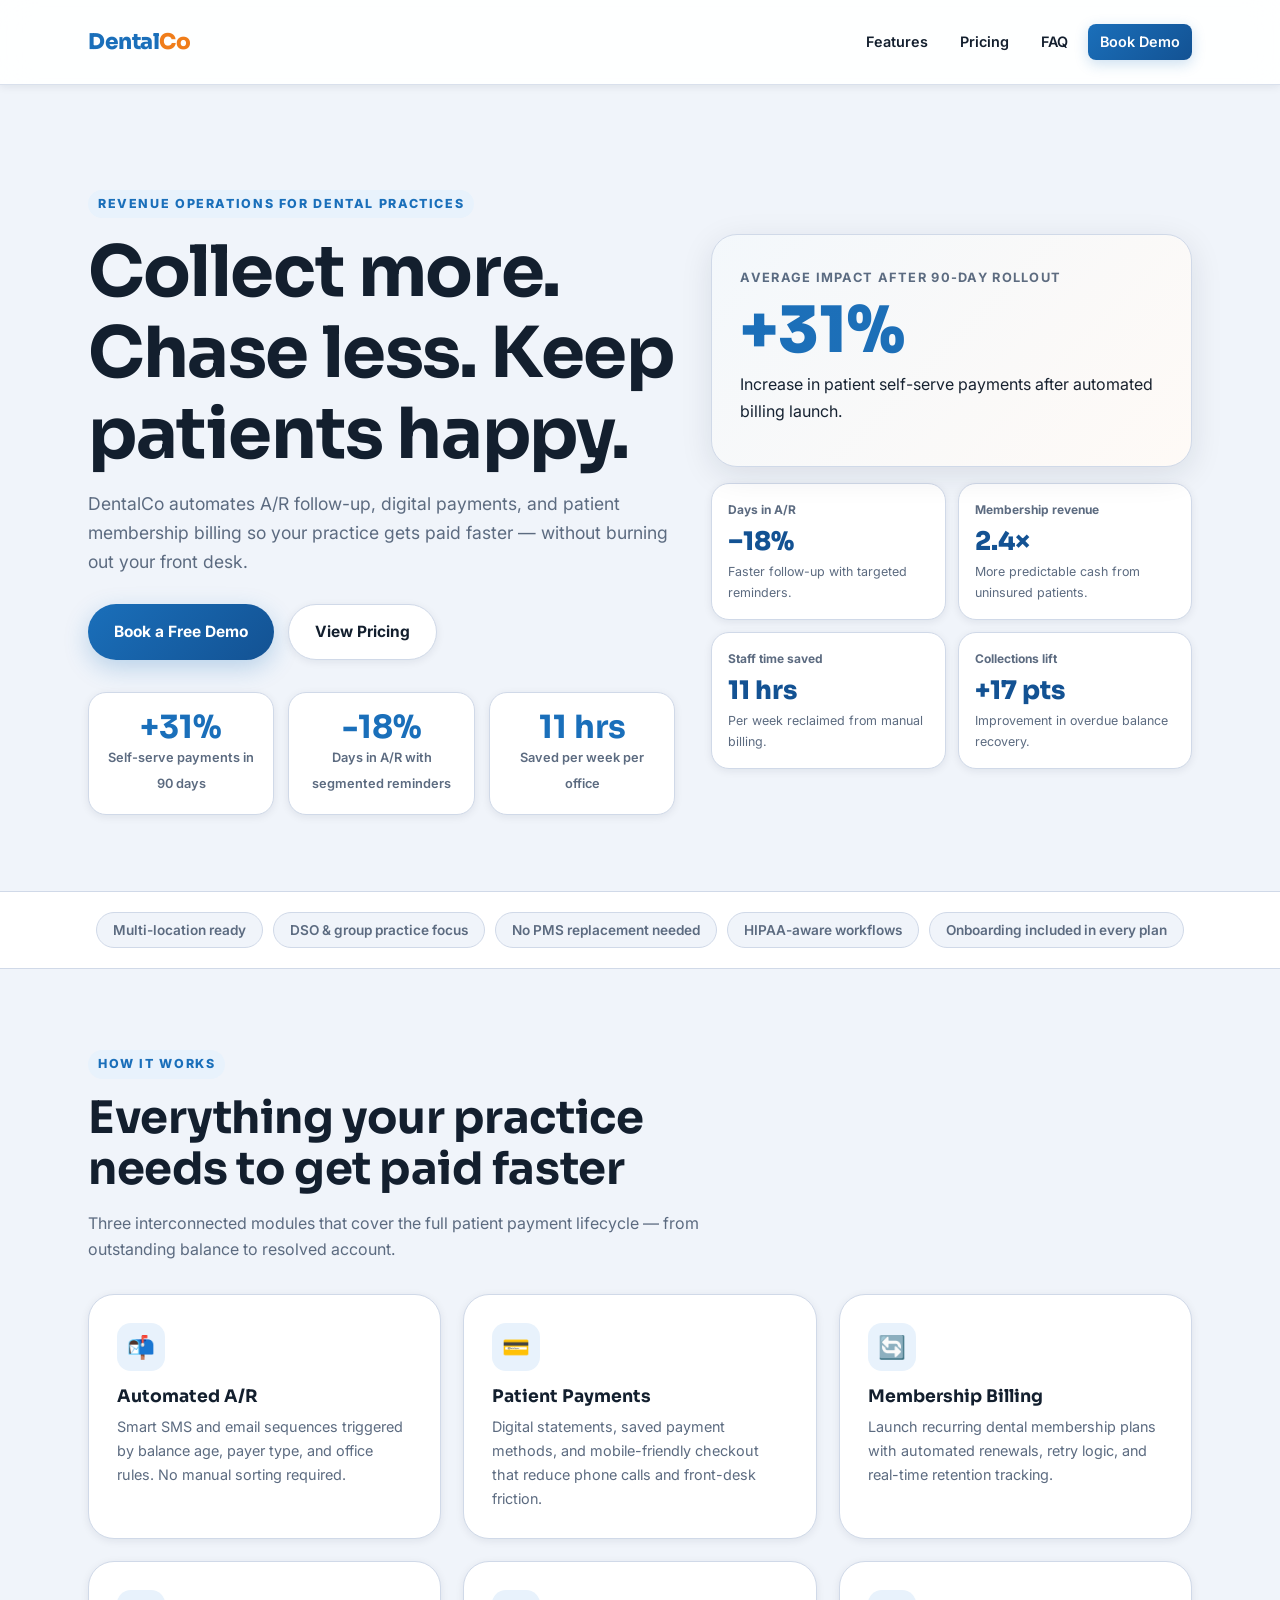
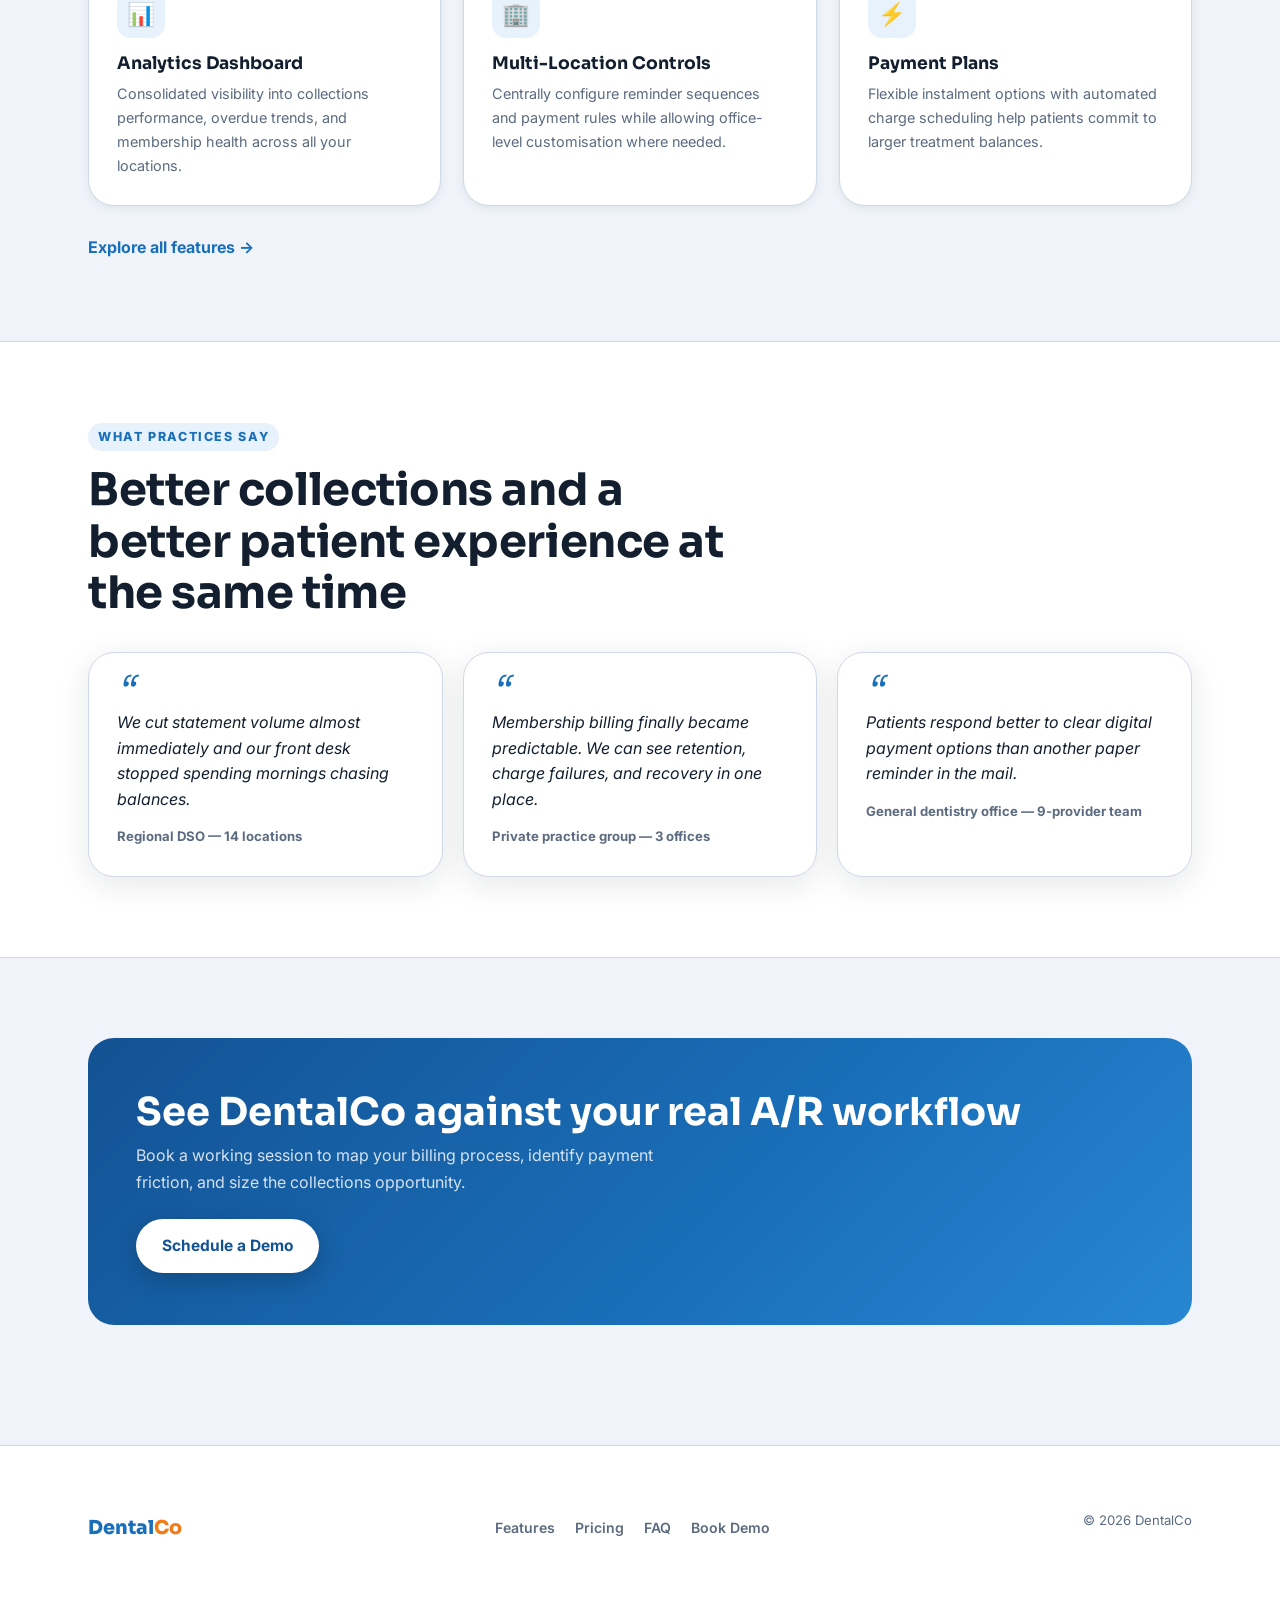
<file: index.html>
<!DOCTYPE html>
<html lang="en">
<head>
  <meta charset="UTF-8" />
  <meta name="viewport" content="width=device-width, initial-scale=1.0" />
  <meta name="description" content="DentalCo helps dental practices automate billing, streamline patient payments, and grow recurring membership revenue. Improve collections without adding front-desk workload." />
  <title>DentalCo | Smarter Collections for Dental Practices</title>
  <link rel="stylesheet" href="styles.css" />
</head>
<body>

<header class="navbar">
  <div class="container nav-content">
    <a href="index.html" class="logo">Dental<span>Co</span></a>
    <nav aria-label="Primary navigation">
      <a href="features.html">Features</a>
      <a href="pricing.html">Pricing</a>
      <a href="faq.html">FAQ</a>
      <a href="demo.html" class="cta">Book Demo</a>
    </nav>
  </div>
</header>

<!-- Hero -->
<section class="hero">
  <div class="container hero-layout">
    <div class="hero-copy">
      <span class="eyebrow">Revenue operations for dental practices</span>
      <h1>Collect more. Chase less. Keep patients happy.</h1>
      <p class="hero-sub">DentalCo automates A/R follow-up, digital payments, and patient membership billing so your practice gets paid faster — without burning out your front desk.</p>
      <div class="hero-actions">
        <a href="demo.html" class="btn">Book a Free Demo</a>
        <a href="pricing.html" class="btn secondary">View Pricing</a>
      </div>
      <div class="hero-stats">
        <div class="stat-box">
          <strong>+31%</strong>
          <span>Self-serve payments in 90 days</span>
        </div>
        <div class="stat-box">
          <strong>-18%</strong>
          <span>Days in A/R with segmented reminders</span>
        </div>
        <div class="stat-box">
          <strong>11 hrs</strong>
          <span>Saved per week per office</span>
        </div>
      </div>
    </div>

    <div class="hero-panel">
      <div class="card metric-card">
        <span class="metric-label">Average impact after 90-day rollout</span>
        <span class="big-num">+31%</span>
        <p>Increase in patient self-serve payments after automated billing launch.</p>
      </div>
      <div class="metric-mini-grid">
        <div class="mini-card">
          <div class="label">Days in A/R</div>
          <div class="value">−18%</div>
          <p class="desc">Faster follow-up with targeted reminders.</p>
        </div>
        <div class="mini-card">
          <div class="label">Membership revenue</div>
          <div class="value">2.4×</div>
          <p class="desc">More predictable cash from uninsured patients.</p>
        </div>
        <div class="mini-card">
          <div class="label">Staff time saved</div>
          <div class="value">11 hrs</div>
          <p class="desc">Per week reclaimed from manual billing.</p>
        </div>
        <div class="mini-card">
          <div class="label">Collections lift</div>
          <div class="value">+17 pts</div>
          <p class="desc">Improvement in overdue balance recovery.</p>
        </div>
      </div>
    </div>
  </div>
</section>

<!-- Trust bar -->
<div class="trust-bar">
  <div class="container trust-bar-inner">
    <span class="trust-item">Multi-location ready</span>
    <span class="trust-item">DSO &amp; group practice focus</span>
    <span class="trust-item">No PMS replacement needed</span>
    <span class="trust-item">HIPAA-aware workflows</span>
    <span class="trust-item">Onboarding included in every plan</span>
  </div>
</div>

<!-- Features overview -->
<section class="section">
  <div class="container">
    <div class="section-heading">
      <span class="eyebrow">How it works</span>
      <h2>Everything your practice needs to get paid faster</h2>
      <p style="color:var(--muted)">Three interconnected modules that cover the full patient payment lifecycle — from outstanding balance to resolved account.</p>
    </div>
    <div class="feature-grid">
      <div class="feature-card">
        <div class="feature-icon">📬</div>
        <h3>Automated A/R</h3>
        <p>Smart SMS and email sequences triggered by balance age, payer type, and office rules. No manual sorting required.</p>
      </div>
      <div class="feature-card">
        <div class="feature-icon">💳</div>
        <h3>Patient Payments</h3>
        <p>Digital statements, saved payment methods, and mobile-friendly checkout that reduce phone calls and front-desk friction.</p>
      </div>
      <div class="feature-card">
        <div class="feature-icon">🔄</div>
        <h3>Membership Billing</h3>
        <p>Launch recurring dental membership plans with automated renewals, retry logic, and real-time retention tracking.</p>
      </div>
      <div class="feature-card">
        <div class="feature-icon">📊</div>
        <h3>Analytics Dashboard</h3>
        <p>Consolidated visibility into collections performance, overdue trends, and membership health across all your locations.</p>
      </div>
      <div class="feature-card">
        <div class="feature-icon">🏢</div>
        <h3>Multi-Location Controls</h3>
        <p>Centrally configure reminder sequences and payment rules while allowing office-level customisation where needed.</p>
      </div>
      <div class="feature-card">
        <div class="feature-icon">⚡</div>
        <h3>Payment Plans</h3>
        <p>Flexible instalment options with automated charge scheduling help patients commit to larger treatment balances.</p>
      </div>
    </div>
    <div class="section-actions">
      <a href="features.html" class="text-link">Explore all features →</a>
    </div>
  </div>
</section>

<!-- Testimonials -->
<section class="section" style="background:var(--surface); border-top:1px solid var(--border); border-bottom:1px solid var(--border);">
  <div class="container">
    <div class="section-heading">
      <span class="eyebrow">What practices say</span>
      <h2>Better collections and a better patient experience at the same time</h2>
    </div>
    <div class="testimonials-grid">
      <div class="card quote-card">
        <blockquote>We cut statement volume almost immediately and our front desk stopped spending mornings chasing balances.</blockquote>
        <div class="quote-meta">Regional DSO — 14 locations</div>
      </div>
      <div class="card quote-card">
        <blockquote>Membership billing finally became predictable. We can see retention, charge failures, and recovery in one place.</blockquote>
        <div class="quote-meta">Private practice group — 3 offices</div>
      </div>
      <div class="card quote-card">
        <blockquote>Patients respond better to clear digital payment options than another paper reminder in the mail.</blockquote>
        <div class="quote-meta">General dentistry office — 9-provider team</div>
      </div>
    </div>
  </div>
</section>

<!-- CTA banner -->
<section class="section">
  <div class="container">
    <div class="cta-banner">
      <div>
        <h2>See DentalCo against your real A/R workflow</h2>
        <p>Book a working session to map your billing process, identify payment friction, and size the collections opportunity.</p>
      </div>
      <a href="demo.html" class="btn">Schedule a Demo</a>
    </div>
  </div>
</section>

<footer class="footer">
  <div class="footer-inner container">
    <div class="footer-logo">Dental<span>Co</span></div>
    <nav class="footer-nav" aria-label="Footer navigation">
      <a href="features.html">Features</a>
      <a href="pricing.html">Pricing</a>
      <a href="faq.html">FAQ</a>
      <a href="demo.html">Book Demo</a>
    </nav>
    <p class="footer-copy">© 2026 DentalCo</p>
  </div>
</footer>

<script src="script.js"></script>
</body>
</html>
</file>
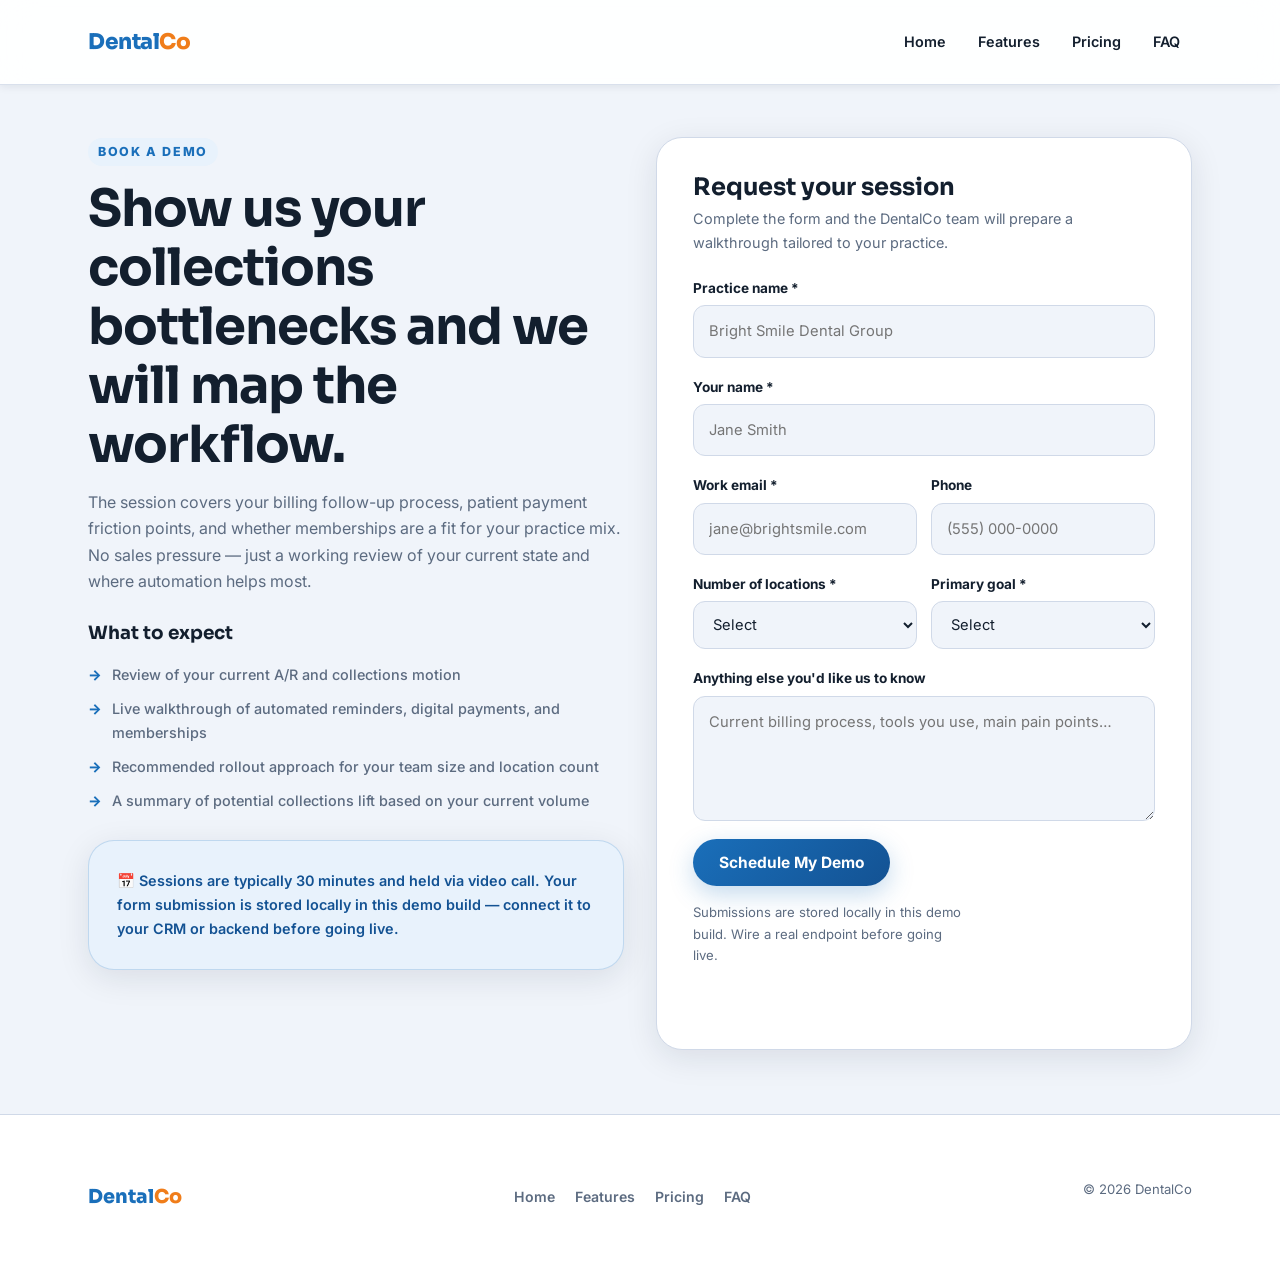
<file: demo.html>
<!DOCTYPE html>
<html lang="en">
<head>
  <meta charset="UTF-8" />
  <meta name="viewport" content="width=device-width, initial-scale=1.0" />
  <meta name="description" content="Book a DentalCo demo to review your collections workflow, patient payment friction, and membership revenue opportunities." />
  <title>Book Demo | DentalCo</title>
  <link rel="stylesheet" href="styles.css" />
</head>
<body>

<header class="navbar">
  <div class="container nav-content">
    <a href="index.html" class="logo">Dental<span>Co</span></a>
    <nav aria-label="Primary navigation">
      <a href="index.html">Home</a>
      <a href="features.html">Features</a>
      <a href="pricing.html">Pricing</a>
      <a href="faq.html">FAQ</a>
    </nav>
  </div>
</header>

<section class="demo-layout container">
  <div class="demo-copy">
    <span class="eyebrow">Book a demo</span>
    <h1>Show us your collections bottlenecks and we will map the workflow.</h1>
    <p>The session covers your billing follow-up process, patient payment friction points, and whether memberships are a fit for your practice mix. No sales pressure — just a working review of your current state and where automation helps most.</p>

    <h2 style="font-size:1.15rem; margin-top:28px;">What to expect</h2>
    <ul class="benefit-list">
      <li>Review of your current A/R and collections motion</li>
      <li>Live walkthrough of automated reminders, digital payments, and memberships</li>
      <li>Recommended rollout approach for your team size and location count</li>
      <li>A summary of potential collections lift based on your current volume</li>
    </ul>

    <div class="card" style="margin-top:28px; background:var(--primary-light); border-color:rgba(26,111,186,0.2);">
      <p style="margin:0; font-size:0.9rem; font-weight:600; color:var(--primary-dark);">📅 Sessions are typically 30 minutes and held via video call. Your form submission is stored locally in this demo build — connect it to your CRM or backend before going live.</p>
    </div>
  </div>

  <div class="card form-card">
    <h2>Request your session</h2>
    <p class="form-intro">Complete the form and the DentalCo team will prepare a walkthrough tailored to your practice.</p>

    <form id="demoForm" novalidate>

      <div class="field-group">
        <label for="practiceName">Practice name <span aria-hidden="true">*</span></label>
        <input id="practiceName" name="practiceName" type="text" autocomplete="organization" required placeholder="Bright Smile Dental Group" />
      </div>

      <div class="field-group">
        <label for="contactName">Your name <span aria-hidden="true">*</span></label>
        <input id="contactName" name="contactName" type="text" autocomplete="name" required placeholder="Jane Smith" />
      </div>

      <div class="field-group two-col">
        <div class="field-group">
          <label for="email">Work email <span aria-hidden="true">*</span></label>
          <input id="email" name="email" type="email" autocomplete="email" required placeholder="jane@brightsmile.com" />
        </div>
        <div class="field-group">
          <label for="phone">Phone</label>
          <input id="phone" name="phone" type="tel" autocomplete="tel" placeholder="(555) 000-0000" />
        </div>
      </div>

      <div class="field-group two-col">
        <div class="field-group">
          <label for="locations">Number of locations <span aria-hidden="true">*</span></label>
          <select id="locations" name="locations" required>
            <option value="">Select</option>
            <option value="1">1 location</option>
            <option value="2-5">2–5 locations</option>
            <option value="6-15">6–15 locations</option>
            <option value="16+">16+ locations</option>
          </select>
        </div>
        <div class="field-group">
          <label for="priority">Primary goal <span aria-hidden="true">*</span></label>
          <select id="priority" name="priority" required>
            <option value="">Select</option>
            <option value="collections">Improve collections rate</option>
            <option value="payments">Modernise patient payments</option>
            <option value="memberships">Launch membership plans</option>
            <option value="reporting">Improve reporting visibility</option>
          </select>
        </div>
      </div>

      <div class="field-group">
        <label for="notes">Anything else you'd like us to know</label>
        <textarea id="notes" name="notes" rows="4" placeholder="Current billing process, tools you use, main pain points…"></textarea>
      </div>

      <div class="form-actions">
        <button type="submit" class="btn">Schedule My Demo</button>
        <p class="privacy-note">Submissions are stored locally in this demo build. Wire a real endpoint before going live.</p>
      </div>

      <p id="formMessage" class="form-message" role="status" aria-live="polite"></p>

      <section id="submissionSummary" class="submission-summary" aria-live="polite" hidden>
        <h3 style="margin:0 0 12px; font-size:0.95rem;">Latest saved request</h3>
        <dl></dl>
      </section>

    </form>
  </div>
</section>

<footer class="footer">
  <div class="footer-inner container">
    <div class="footer-logo">Dental<span>Co</span></div>
    <nav class="footer-nav" aria-label="Footer navigation">
      <a href="index.html">Home</a>
      <a href="features.html">Features</a>
      <a href="pricing.html">Pricing</a>
      <a href="faq.html">FAQ</a>
    </nav>
    <p class="footer-copy">© 2026 DentalCo</p>
  </div>
</footer>

<script src="script.js"></script>
</body>
</html>
</file>
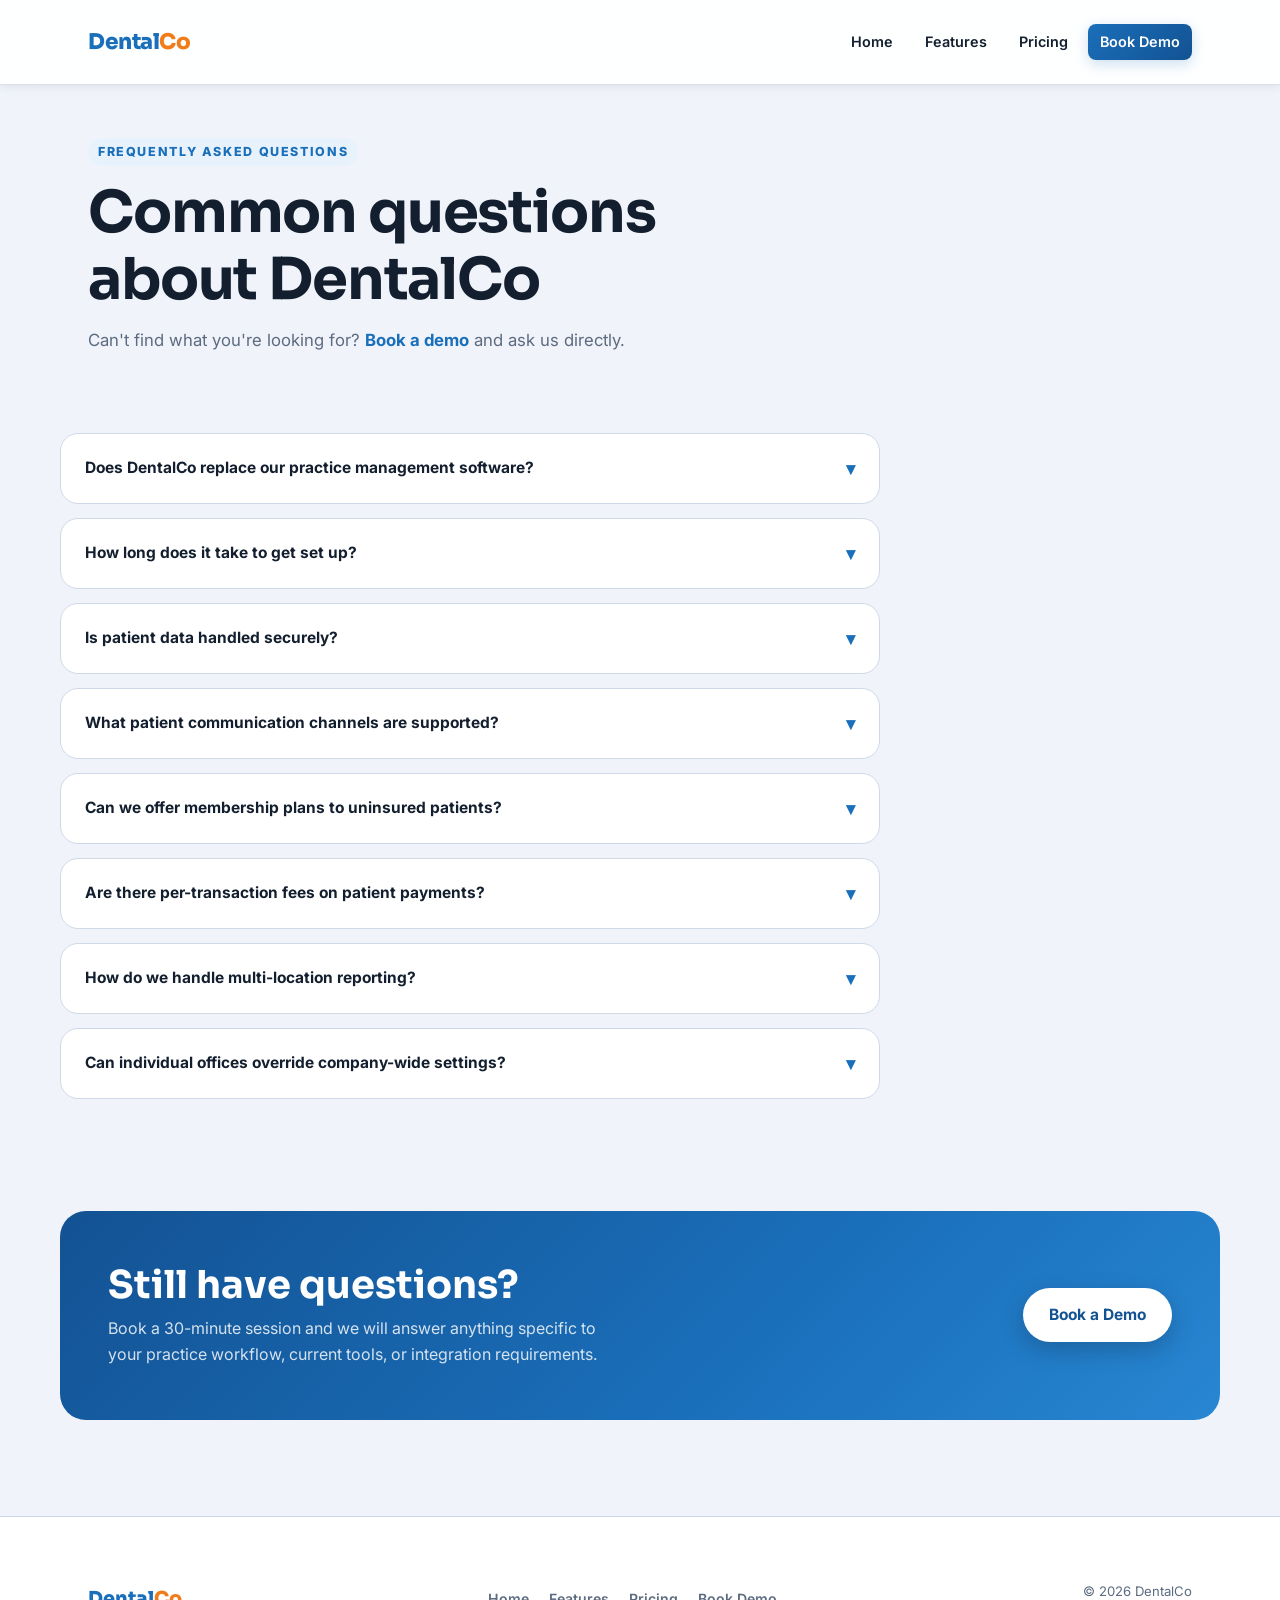
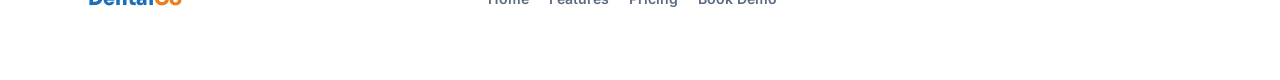
<file: faq.html>
<!DOCTYPE html>
<html lang="en">
<head>
  <meta charset="UTF-8" />
  <meta name="viewport" content="width=device-width, initial-scale=1.0" />
  <meta name="description" content="Answers to common questions about DentalCo — setup, integrations, pricing, memberships, and more." />
  <title>FAQ | DentalCo</title>
  <link rel="stylesheet" href="styles.css" />
</head>
<body>

<header class="navbar">
  <div class="container nav-content">
    <a href="index.html" class="logo">Dental<span>Co</span></a>
    <nav aria-label="Primary navigation">
      <a href="index.html">Home</a>
      <a href="features.html">Features</a>
      <a href="pricing.html">Pricing</a>
      <a href="demo.html" class="cta">Book Demo</a>
    </nav>
  </div>
</header>

<section class="page-header container">
  <span class="eyebrow">Frequently asked questions</span>
  <h1>Common questions about DentalCo</h1>
  <p>Can't find what you're looking for? <a href="demo.html" class="text-link">Book a demo</a> and ask us directly.</p>
</section>

<section class="section container">
  <div class="faq-list" id="faqList">

    <div class="faq-item">
      <button class="faq-question" aria-expanded="false">
        Does DentalCo replace our practice management software?
        <span class="chevron" aria-hidden="true">▾</span>
      </button>
      <div class="faq-answer" hidden>
        No. DentalCo is designed to work alongside your existing PMS (such as Dentrix, Eaglesoft, or Curve). It layers patient billing automation, digital payments, and membership management on top of your current system without requiring a migration.
      </div>
    </div>

    <div class="faq-item">
      <button class="faq-question" aria-expanded="false">
        How long does it take to get set up?
        <span class="chevron" aria-hidden="true">▾</span>
      </button>
      <div class="faq-answer" hidden>
        Most single-location practices are live within two to three weeks. Multi-location rollouts typically follow a phased approach over four to eight weeks depending on the number of offices and level of customisation required. Onboarding support is included in every plan.
      </div>
    </div>

    <div class="faq-item">
      <button class="faq-question" aria-expanded="false">
        Is patient data handled securely?
        <span class="chevron" aria-hidden="true">▾</span>
      </button>
      <div class="faq-answer" hidden>
        Yes. DentalCo is built with HIPAA-aware workflows. Data is encrypted in transit and at rest, access controls are role-based, and the platform undergoes regular security reviews. We sign a Business Associate Agreement (BAA) with every customer.
      </div>
    </div>

    <div class="faq-item">
      <button class="faq-question" aria-expanded="false">
        What patient communication channels are supported?
        <span class="chevron" aria-hidden="true">▾</span>
      </button>
      <div class="faq-answer" hidden>
        DentalCo sends automated reminders via SMS and email. Digital statements are delivered via a mobile-friendly patient portal link. You can configure the timing, frequency, and content of messages by aging bucket and payer type.
      </div>
    </div>

    <div class="faq-item">
      <button class="faq-question" aria-expanded="false">
        Can we offer membership plans to uninsured patients?
        <span class="chevron" aria-hidden="true">▾</span>
      </button>
      <div class="faq-answer" hidden>
        Yes — that is one of the core use cases. You can build custom in-house membership plans with tiered benefit levels, set monthly or annual billing cycles, and let DentalCo handle renewals, failed charge retries, and member self-service. Plans can be scoped per office or rolled out group-wide.
      </div>
    </div>

    <div class="faq-item">
      <button class="faq-question" aria-expanded="false">
        Are there per-transaction fees on patient payments?
        <span class="chevron" aria-hidden="true">▾</span>
      </button>
      <div class="faq-answer" hidden>
        There are no additional per-transaction fees charged by DentalCo on top of the monthly plan cost. Standard payment processing rates from the payment processor apply (typically 2.7–2.9% + $0.30 per card transaction), which is disclosed clearly during setup.
      </div>
    </div>

    <div class="faq-item">
      <button class="faq-question" aria-expanded="false">
        How do we handle multi-location reporting?
        <span class="chevron" aria-hidden="true">▾</span>
      </button>
      <div class="faq-answer" hidden>
        Professional and Enterprise plans include a consolidated collections dashboard that shows performance across all locations. You can drill down to individual offices for A/R aging, payment completion rates, and membership KPIs. Scheduled report emails can be sent to operations or finance stakeholders automatically.
      </div>
    </div>

    <div class="faq-item">
      <button class="faq-question" aria-expanded="false">
        Can individual offices override company-wide settings?
        <span class="chevron" aria-hidden="true">▾</span>
      </button>
      <div class="faq-answer" hidden>
        Enterprise accounts can configure role-based permissions so that corporate or regional administrators set the default policies, while individual office staff can make approved adjustments — such as adding a custom message to a statement or pausing reminders for a specific patient — within defined boundaries.
      </div>
    </div>

  </div>
</section>

<section class="section container">
  <div class="cta-banner">
    <div>
      <h2>Still have questions?</h2>
      <p>Book a 30-minute session and we will answer anything specific to your practice workflow, current tools, or integration requirements.</p>
    </div>
    <a href="demo.html" class="btn">Book a Demo</a>
  </div>
</section>

<footer class="footer">
  <div class="footer-inner container">
    <div class="footer-logo">Dental<span>Co</span></div>
    <nav class="footer-nav" aria-label="Footer navigation">
      <a href="index.html">Home</a>
      <a href="features.html">Features</a>
      <a href="pricing.html">Pricing</a>
      <a href="demo.html">Book Demo</a>
    </nav>
    <p class="footer-copy">© 2026 DentalCo</p>
  </div>
</footer>

<script src="script.js"></script>
</body>
</html>
</file>
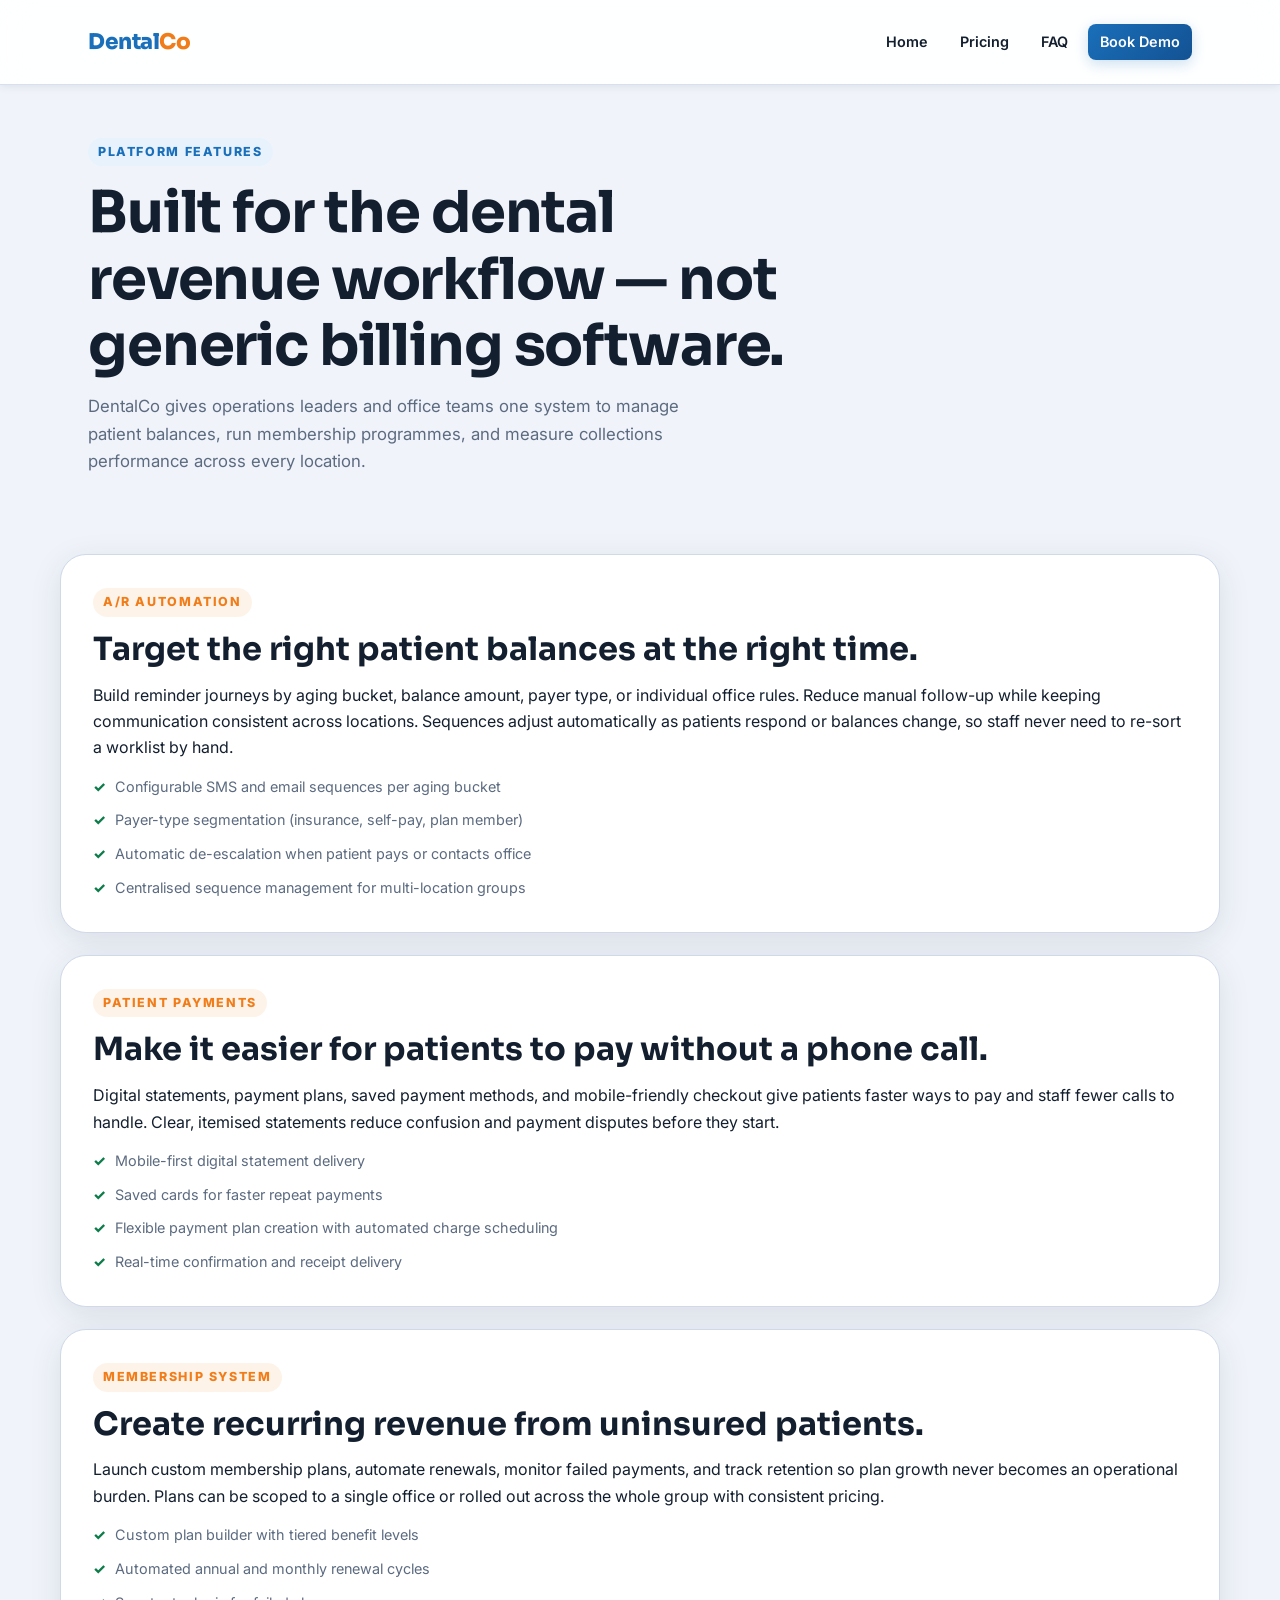
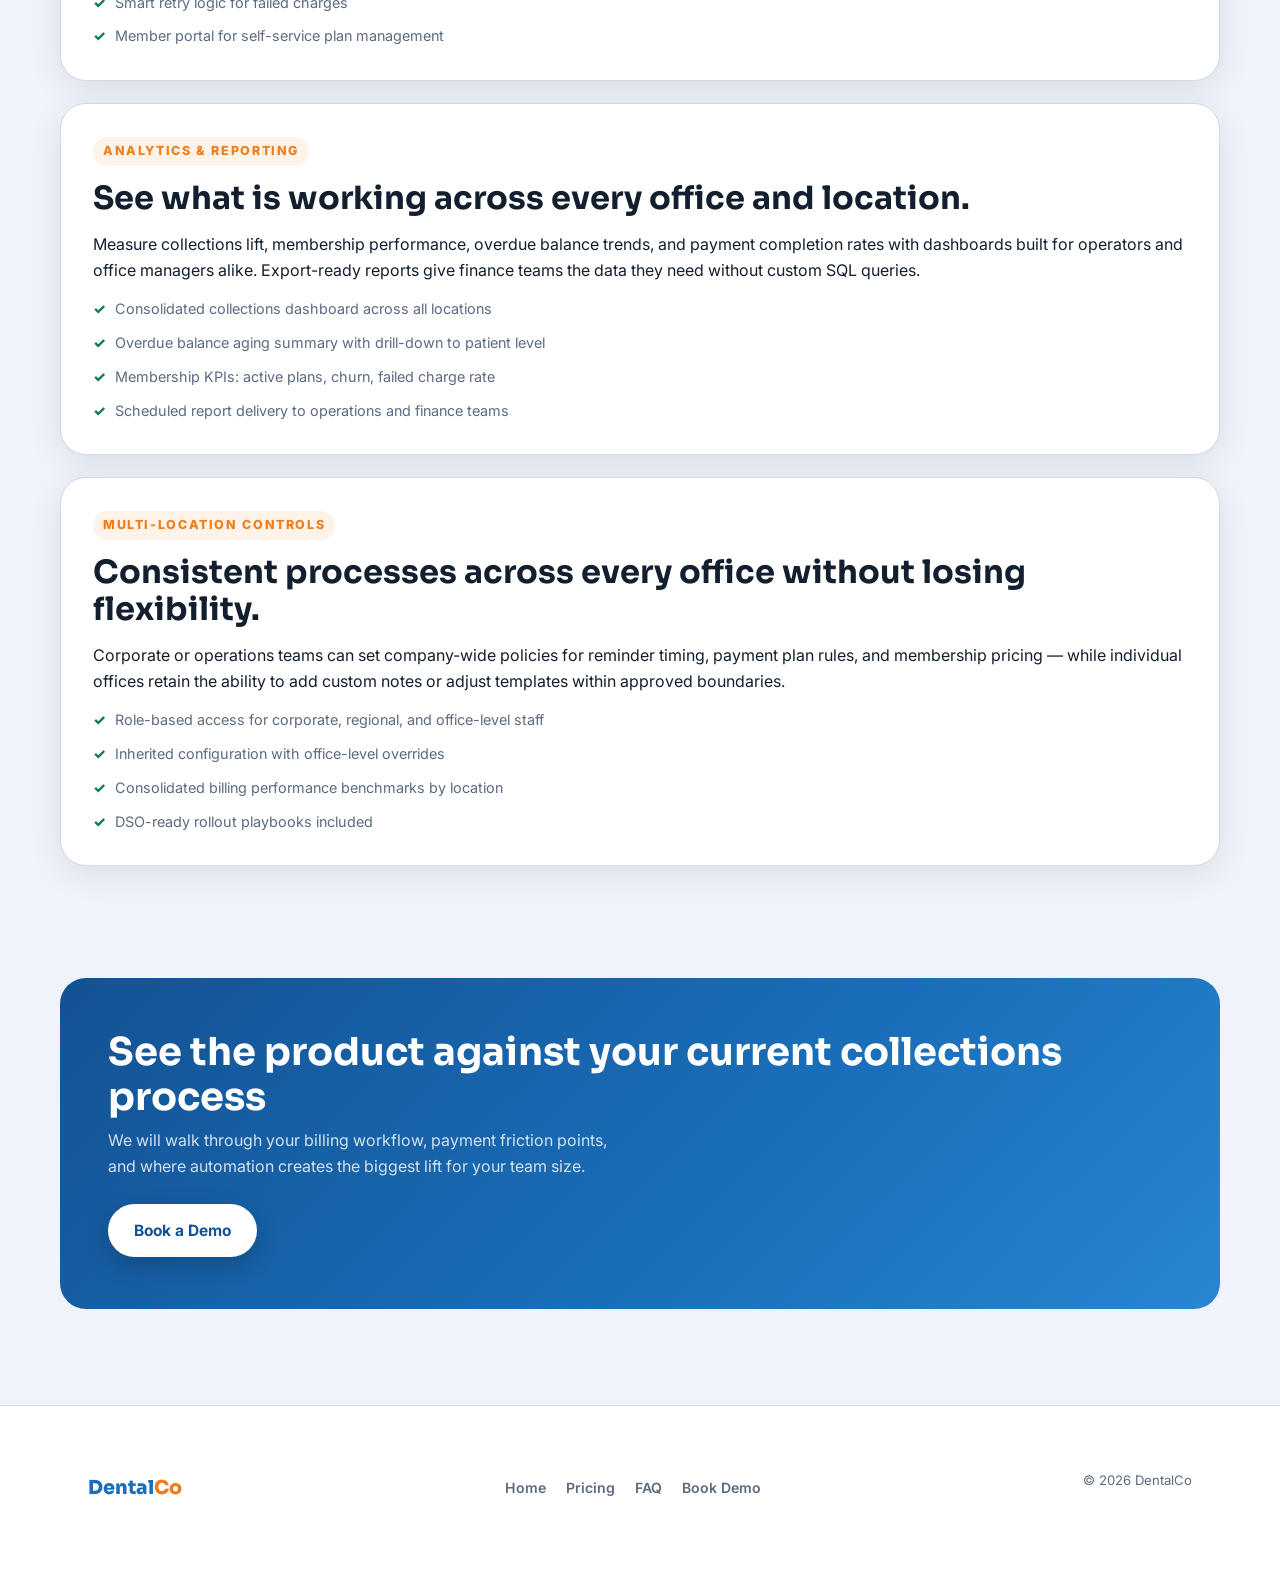
<file: features.html>
<!DOCTYPE html>
<html lang="en">
<head>
  <meta charset="UTF-8" />
  <meta name="viewport" content="width=device-width, initial-scale=1.0" />
  <meta name="description" content="Explore DentalCo features: automated A/R, digital patient payments, membership billing, multi-location analytics, and more." />
  <title>Features | DentalCo</title>
  <link rel="stylesheet" href="styles.css" />
</head>
<body>

<header class="navbar">
  <div class="container nav-content">
    <a href="index.html" class="logo">Dental<span>Co</span></a>
    <nav aria-label="Primary navigation">
      <a href="index.html">Home</a>
      <a href="pricing.html">Pricing</a>
      <a href="faq.html">FAQ</a>
      <a href="demo.html" class="cta">Book Demo</a>
    </nav>
  </div>
</header>

<section class="page-header container">
  <span class="eyebrow">Platform features</span>
  <h1>Built for the dental revenue workflow — not generic billing software.</h1>
  <p>DentalCo gives operations leaders and office teams one system to manage patient balances, run membership programmes, and measure collections performance across every location.</p>
</section>

<section class="section container feature-list">

  <article class="feature-block card">
    <div>
      <span class="feature-tag">A/R automation</span>
      <h2>Target the right patient balances at the right time.</h2>
    </div>
    <p>Build reminder journeys by aging bucket, balance amount, payer type, or individual office rules. Reduce manual follow-up while keeping communication consistent across locations. Sequences adjust automatically as patients respond or balances change, so staff never need to re-sort a worklist by hand.</p>
    <ul class="checklist">
      <li>Configurable SMS and email sequences per aging bucket</li>
      <li>Payer-type segmentation (insurance, self-pay, plan member)</li>
      <li>Automatic de-escalation when patient pays or contacts office</li>
      <li>Centralised sequence management for multi-location groups</li>
    </ul>
  </article>

  <article class="feature-block card">
    <div>
      <span class="feature-tag">Patient payments</span>
      <h2>Make it easier for patients to pay without a phone call.</h2>
    </div>
    <p>Digital statements, payment plans, saved payment methods, and mobile-friendly checkout give patients faster ways to pay and staff fewer calls to handle. Clear, itemised statements reduce confusion and payment disputes before they start.</p>
    <ul class="checklist">
      <li>Mobile-first digital statement delivery</li>
      <li>Saved cards for faster repeat payments</li>
      <li>Flexible payment plan creation with automated charge scheduling</li>
      <li>Real-time confirmation and receipt delivery</li>
    </ul>
  </article>

  <article class="feature-block card">
    <div>
      <span class="feature-tag">Membership system</span>
      <h2>Create recurring revenue from uninsured patients.</h2>
    </div>
    <p>Launch custom membership plans, automate renewals, monitor failed payments, and track retention so plan growth never becomes an operational burden. Plans can be scoped to a single office or rolled out across the whole group with consistent pricing.</p>
    <ul class="checklist">
      <li>Custom plan builder with tiered benefit levels</li>
      <li>Automated annual and monthly renewal cycles</li>
      <li>Smart retry logic for failed charges</li>
      <li>Member portal for self-service plan management</li>
    </ul>
  </article>

  <article class="feature-block card">
    <div>
      <span class="feature-tag">Analytics &amp; reporting</span>
      <h2>See what is working across every office and location.</h2>
    </div>
    <p>Measure collections lift, membership performance, overdue balance trends, and payment completion rates with dashboards built for operators and office managers alike. Export-ready reports give finance teams the data they need without custom SQL queries.</p>
    <ul class="checklist">
      <li>Consolidated collections dashboard across all locations</li>
      <li>Overdue balance aging summary with drill-down to patient level</li>
      <li>Membership KPIs: active plans, churn, failed charge rate</li>
      <li>Scheduled report delivery to operations and finance teams</li>
    </ul>
  </article>

  <article class="feature-block card">
    <div>
      <span class="feature-tag">Multi-location controls</span>
      <h2>Consistent processes across every office without losing flexibility.</h2>
    </div>
    <p>Corporate or operations teams can set company-wide policies for reminder timing, payment plan rules, and membership pricing — while individual offices retain the ability to add custom notes or adjust templates within approved boundaries.</p>
    <ul class="checklist">
      <li>Role-based access for corporate, regional, and office-level staff</li>
      <li>Inherited configuration with office-level overrides</li>
      <li>Consolidated billing performance benchmarks by location</li>
      <li>DSO-ready rollout playbooks included</li>
    </ul>
  </article>

</section>

<section class="section container">
  <div class="cta-banner">
    <div>
      <h2>See the product against your current collections process</h2>
      <p>We will walk through your billing workflow, payment friction points, and where automation creates the biggest lift for your team size.</p>
    </div>
    <a href="demo.html" class="btn">Book a Demo</a>
  </div>
</section>

<footer class="footer">
  <div class="footer-inner container">
    <div class="footer-logo">Dental<span>Co</span></div>
    <nav class="footer-nav" aria-label="Footer navigation">
      <a href="index.html">Home</a>
      <a href="pricing.html">Pricing</a>
      <a href="faq.html">FAQ</a>
      <a href="demo.html">Book Demo</a>
    </nav>
    <p class="footer-copy">© 2026 DentalCo</p>
  </div>
</footer>

</body>
</html>
</file>
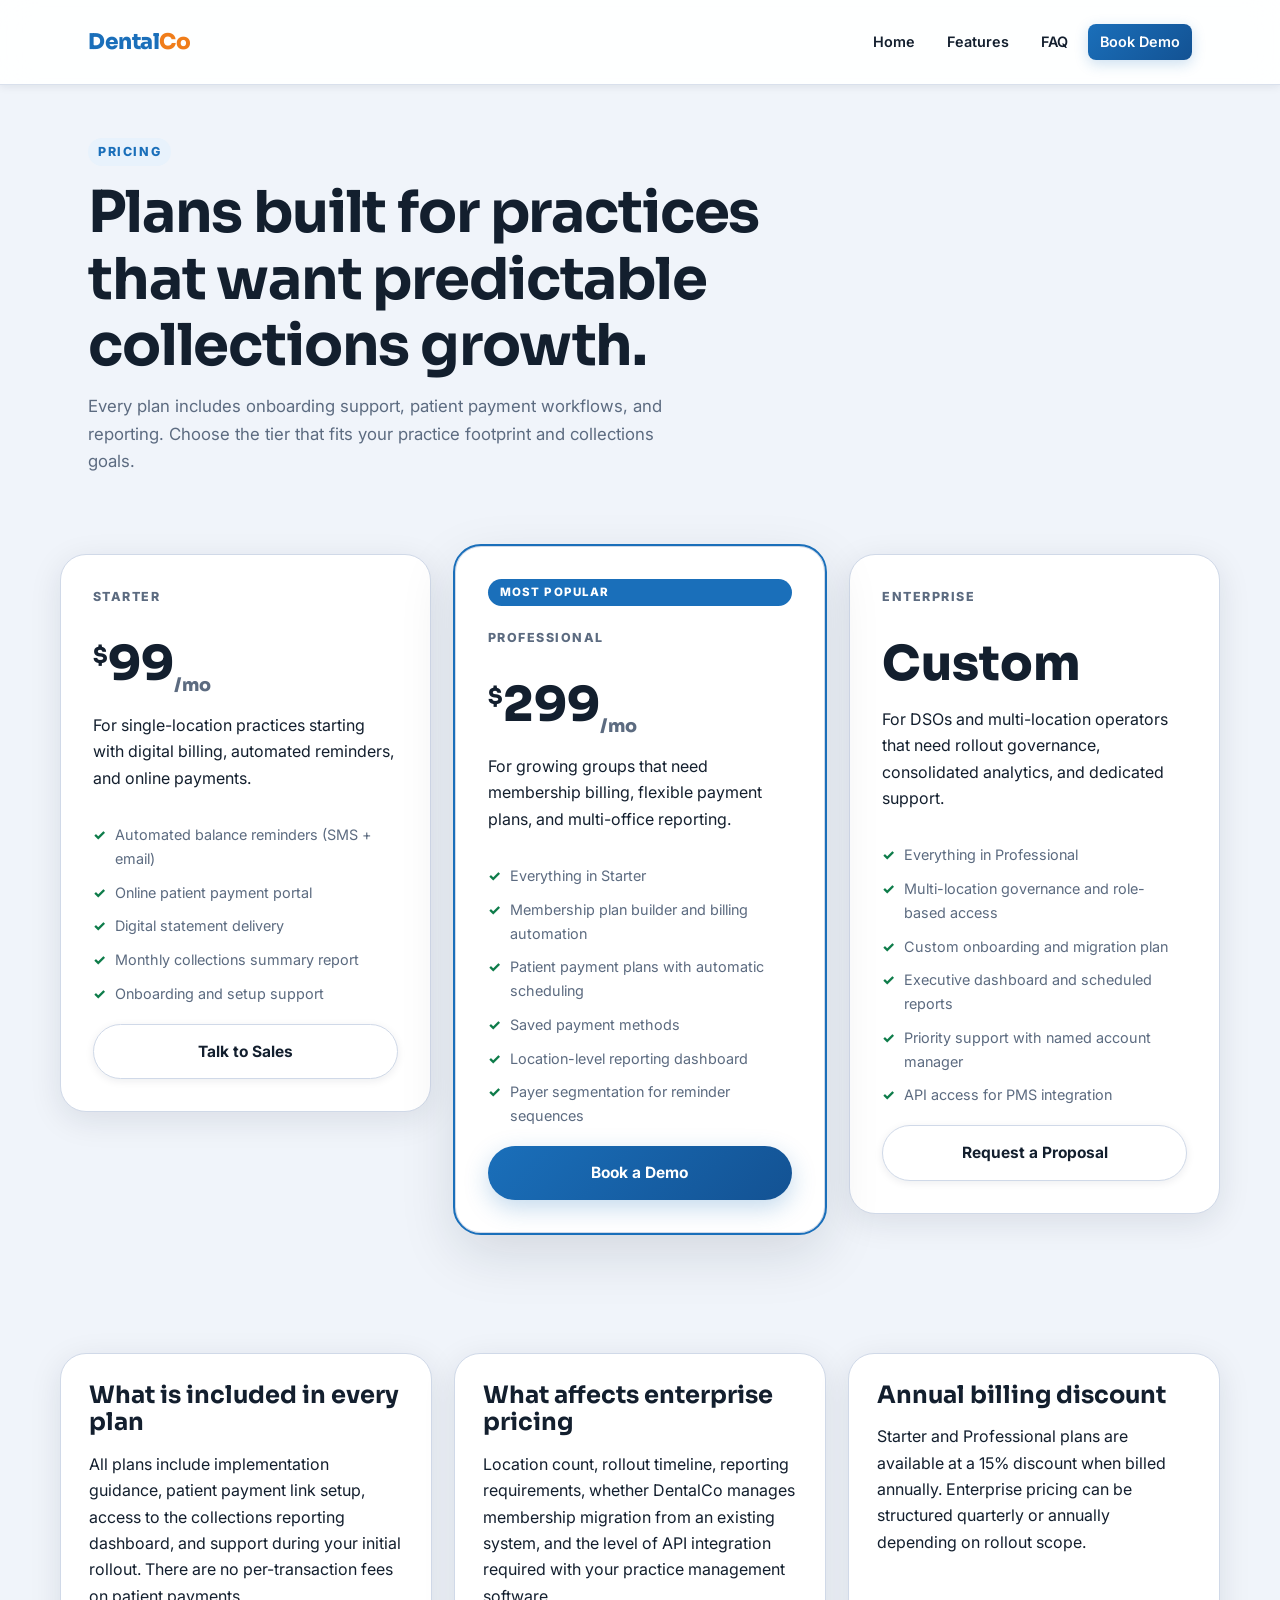
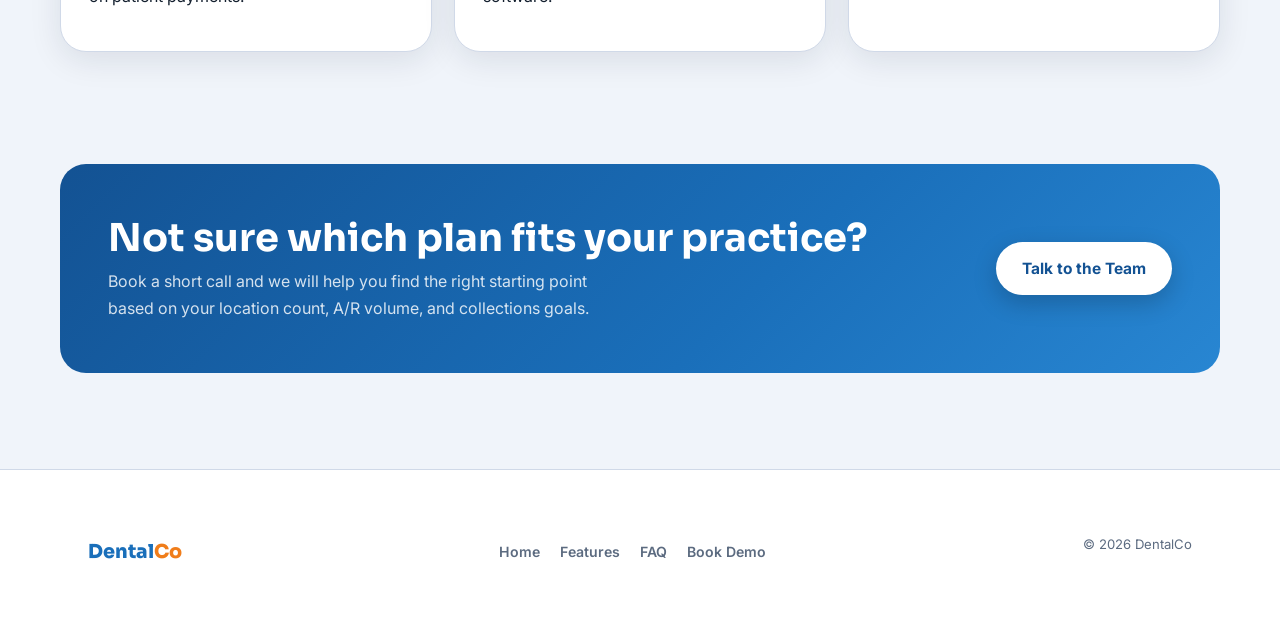
<file: pricing.html>
<!DOCTYPE html>
<html lang="en">
<head>
  <meta charset="UTF-8" />
  <meta name="viewport" content="width=device-width, initial-scale=1.0" />
  <meta name="description" content="DentalCo pricing for private practices, growing groups, and multi-location DSOs. Predictable monthly plans with no hidden setup fees." />
  <title>Pricing | DentalCo</title>
  <link rel="stylesheet" href="styles.css" />
</head>
<body>

<header class="navbar">
  <div class="container nav-content">
    <a href="index.html" class="logo">Dental<span>Co</span></a>
    <nav aria-label="Primary navigation">
      <a href="index.html">Home</a>
      <a href="features.html">Features</a>
      <a href="faq.html">FAQ</a>
      <a href="demo.html" class="cta">Book Demo</a>
    </nav>
  </div>
</header>

<section class="page-header container">
  <span class="eyebrow">Pricing</span>
  <h1>Plans built for practices that want predictable collections growth.</h1>
  <p>Every plan includes onboarding support, patient payment workflows, and reporting. Choose the tier that fits your practice footprint and collections goals.</p>
</section>

<section class="section container">
  <div class="pricing-grid">

    <article class="card pricing-card">
      <p class="plan-name">Starter</p>
      <div class="price"><sup>$</sup>99<sub>/mo</sub></div>
      <p>For single-location practices starting with digital billing, automated reminders, and online payments.</p>
      <ul class="checklist">
        <li>Automated balance reminders (SMS + email)</li>
        <li>Online patient payment portal</li>
        <li>Digital statement delivery</li>
        <li>Monthly collections summary report</li>
        <li>Onboarding and setup support</li>
      </ul>
      <a href="demo.html" class="btn secondary">Talk to Sales</a>
    </article>

    <article class="card pricing-card popular">
      <span class="popular-badge">Most popular</span>
      <p class="plan-name">Professional</p>
      <div class="price"><sup>$</sup>299<sub>/mo</sub></div>
      <p>For growing groups that need membership billing, flexible payment plans, and multi-office reporting.</p>
      <ul class="checklist">
        <li>Everything in Starter</li>
        <li>Membership plan builder and billing automation</li>
        <li>Patient payment plans with automatic scheduling</li>
        <li>Saved payment methods</li>
        <li>Location-level reporting dashboard</li>
        <li>Payer segmentation for reminder sequences</li>
      </ul>
      <a href="demo.html" class="btn">Book a Demo</a>
    </article>

    <article class="card pricing-card">
      <p class="plan-name">Enterprise</p>
      <div class="price">Custom</div>
      <p>For DSOs and multi-location operators that need rollout governance, consolidated analytics, and dedicated support.</p>
      <ul class="checklist">
        <li>Everything in Professional</li>
        <li>Multi-location governance and role-based access</li>
        <li>Custom onboarding and migration plan</li>
        <li>Executive dashboard and scheduled reports</li>
        <li>Priority support with named account manager</li>
        <li>API access for PMS integration</li>
      </ul>
      <a href="demo.html" class="btn secondary">Request a Proposal</a>
    </article>

  </div>
</section>

<section class="section container pricing-notes">
  <div class="card">
    <h2>What is included in every plan</h2>
    <p>All plans include implementation guidance, patient payment link setup, access to the collections reporting dashboard, and support during your initial rollout. There are no per-transaction fees on patient payments.</p>
  </div>
  <div class="card">
    <h2>What affects enterprise pricing</h2>
    <p>Location count, rollout timeline, reporting requirements, whether DentalCo manages membership migration from an existing system, and the level of API integration required with your practice management software.</p>
  </div>
  <div class="card">
    <h2>Annual billing discount</h2>
    <p>Starter and Professional plans are available at a 15% discount when billed annually. Enterprise pricing can be structured quarterly or annually depending on rollout scope.</p>
  </div>
</section>

<section class="section container">
  <div class="cta-banner">
    <div>
      <h2>Not sure which plan fits your practice?</h2>
      <p>Book a short call and we will help you find the right starting point based on your location count, A/R volume, and collections goals.</p>
    </div>
    <a href="demo.html" class="btn">Talk to the Team</a>
  </div>
</section>

<footer class="footer">
  <div class="footer-inner container">
    <div class="footer-logo">Dental<span>Co</span></div>
    <nav class="footer-nav" aria-label="Footer navigation">
      <a href="index.html">Home</a>
      <a href="features.html">Features</a>
      <a href="faq.html">FAQ</a>
      <a href="demo.html">Book Demo</a>
    </nav>
    <p class="footer-copy">© 2026 DentalCo</p>
  </div>
</footer>

</body>
</html>
</file>
<file: styles.css>
@import url('https://fonts.googleapis.com/css2?family=Inter:wght@400;500;600;700&family=Sora:wght@600;700;800&display=swap');

:root {
  --primary: #1a6fba;
  --primary-dark: #135293;
  --primary-light: #e8f2fc;
  --accent: #f07d1a;
  --accent-light: #fef3e8;
  --bg: #f0f4fa;
  --surface: #ffffff;
  --card: #ffffff;
  --text: #131f2e;
  --muted: #5c6b80;
  --border: #d0d9e8;
  --success: #0e7c4a;
  --shadow-sm: 0 2px 8px rgba(19,31,46,0.08);
  --shadow: 0 8px 32px rgba(19,31,46,0.10);
  --shadow-lg: 0 20px 56px rgba(19,31,46,0.13);
  --radius: 18px;
  --radius-lg: 26px;
}

*, *::before, *::after { box-sizing: border-box; }
html { scroll-behavior: smooth; }
body {
  margin: 0;
  font-family: 'Inter', sans-serif;
  background: var(--bg);
  color: var(--text);
  line-height: 1.65;
}
a { color: inherit; }
h1, h2, h3, h4 { font-family: 'Sora', sans-serif; line-height: 1.15; margin: 0 0 14px; }
p { margin: 0 0 14px; }
ul { margin: 0; padding-left: 20px; }

/* ── Layout ────────────────────────────────────────────── */
.container { max-width: 1160px; margin: auto; padding: 24px 28px; }

/* ── Navbar ─────────────────────────────────────────────── */
.navbar {
  position: sticky;
  top: 0;
  z-index: 20;
  background: rgba(255,255,255,0.92);
  backdrop-filter: blur(16px);
  border-bottom: 1px solid rgba(208,217,232,0.8);
  box-shadow: var(--shadow-sm);
}
.nav-content { display: flex; justify-content: space-between; align-items: center; gap: 20px; }
.logo { font-family: 'Sora', sans-serif; font-size: 1.35rem; font-weight: 800; text-decoration: none; color: var(--primary); letter-spacing: -0.02em; }
.logo span { color: var(--accent); }
.navbar nav { display: flex; align-items: center; flex-wrap: wrap; gap: 8px; }
.navbar nav a { text-decoration: none; font-weight: 600; font-size: 0.9rem; padding: 6px 12px; border-radius: 8px; transition: background 150ms, color 150ms; }
.navbar nav a:hover { background: var(--primary-light); color: var(--primary); }

/* ── Buttons ─────────────────────────────────────────────── */
.btn, .button-link {
  display: inline-flex; align-items: center; justify-content: center; gap: 7px;
  border: none; border-radius: 999px;
  background: linear-gradient(135deg, var(--primary), var(--primary-dark));
  color: #fff;
  padding: 14px 26px;
  font-family: 'Inter', sans-serif;
  font-weight: 700;
  font-size: 0.97rem;
  text-decoration: none;
  cursor: pointer;
  box-shadow: 0 8px 24px rgba(26,111,186,0.26);
  transition: transform 160ms ease, box-shadow 160ms ease;
}
.btn:hover, .button-link:hover { transform: translateY(-2px); box-shadow: 0 14px 32px rgba(26,111,186,0.32); }
.btn.secondary, .button-link.secondary {
  background: var(--surface);
  color: var(--text);
  border: 1.5px solid var(--border);
  box-shadow: var(--shadow-sm);
}
.btn.secondary:hover, .button-link.secondary:hover { background: var(--primary-light); border-color: var(--primary); color: var(--primary); box-shadow: none; transform: translateY(-1px); }
.btn.accent { background: linear-gradient(135deg, var(--accent), #d9650f); box-shadow: 0 8px 24px rgba(240,125,26,0.28); }
.cta { display: inline-flex; align-items: center; justify-content: center; border: none; border-radius: 999px; background: linear-gradient(135deg,var(--primary),var(--primary-dark)); color: #fff; padding: 10px 20px; font-weight: 700; font-size: 0.9rem; text-decoration: none; cursor: pointer; transition: transform 160ms, box-shadow 160ms; box-shadow: 0 4px 14px rgba(26,111,186,0.22); }
.cta:hover { transform: translateY(-1px); box-shadow: 0 8px 20px rgba(26,111,186,0.3); }

/* ── Eyebrow / Labels ───────────────────────────────────── */
.eyebrow, .feature-tag, .plan-badge {
  display: inline-block;
  font-size: 0.78rem;
  font-weight: 800;
  letter-spacing: 0.13em;
  text-transform: uppercase;
  color: var(--primary);
  background: var(--primary-light);
  padding: 4px 10px;
  border-radius: 999px;
  margin-bottom: 14px;
}
.feature-tag { background: var(--accent-light); color: var(--accent); }

/* ── Cards ──────────────────────────────────────────────── */
.card {
  background: var(--card);
  border: 1px solid var(--border);
  border-radius: var(--radius-lg);
  padding: 28px;
  box-shadow: var(--shadow);
}
.card:hover { box-shadow: var(--shadow-lg); }

/* ── Hero ────────────────────────────────────────────────── */
.hero { padding: 80px 0 52px; }
.hero-layout { display: grid; grid-template-columns: 1.1fr 0.9fr; gap: 36px; align-items: center; }
.hero-copy h1 { font-size: clamp(2.4rem, 5.5vw, 4.4rem); letter-spacing: -0.02em; max-width: 14ch; }
.hero-sub { font-size: 1.1rem; color: var(--muted); max-width: 54ch; margin-bottom: 28px; }
.hero-actions { display: flex; gap: 14px; flex-wrap: wrap; margin-bottom: 32px; }
.hero-stats { display: grid; grid-template-columns: repeat(3, 1fr); gap: 14px; }
.stat-box {
  background: var(--surface);
  border: 1px solid var(--border);
  border-radius: var(--radius);
  padding: 18px 16px;
  text-align: center;
  box-shadow: var(--shadow-sm);
}
.stat-box strong { display: block; font-family: 'Sora', sans-serif; font-size: 2rem; color: var(--primary); line-height: 1; }
.stat-box span { font-size: 0.8rem; color: var(--muted); font-weight: 600; }
.hero-panel { display: flex; flex-direction: column; gap: 16px; }
.metric-card { position: relative; overflow: hidden; }
.metric-card::before { content: ''; position: absolute; inset: 0; background: linear-gradient(135deg, rgba(26,111,186,0.05), rgba(240,125,26,0.04)); pointer-events: none; }
.metric-card .big-num { display: block; font-family: 'Sora', sans-serif; font-size: 4rem; font-weight: 800; color: var(--primary); line-height: 1; margin: 10px 0 8px; }
.metric-card .metric-label { font-size: 0.8rem; font-weight: 700; color: var(--muted); text-transform: uppercase; letter-spacing: 0.1em; }
.metric-mini-grid { display: grid; grid-template-columns: 1fr 1fr; gap: 12px; }
.mini-card { background: var(--surface); border: 1px solid var(--border); border-radius: var(--radius); padding: 16px; box-shadow: var(--shadow-sm); }
.mini-card .label { font-size: 0.75rem; font-weight: 700; color: var(--muted); }
.mini-card .value { font-family: 'Sora', sans-serif; font-size: 1.6rem; font-weight: 800; color: var(--primary-dark); }
.mini-card .desc { font-size: 0.78rem; color: var(--muted); margin: 0; }

/* ── Section spacing ────────────────────────────────────── */
.section { padding: 56px 0; }
.section-sm { padding: 28px 0; }

/* ── Section headings ───────────────────────────────────── */
.section-heading { max-width: 640px; margin-bottom: 32px; }
.section-heading h2 { font-size: clamp(1.8rem, 3.5vw, 2.8rem); letter-spacing: -0.01em; }

/* ── Trust bar ───────────────────────────────────────────── */
.trust-bar { background: var(--surface); border-top: 1px solid var(--border); border-bottom: 1px solid var(--border); }
.trust-bar-inner { display: flex; gap: 10px; flex-wrap: wrap; align-items: center; justify-content: center; padding: 20px 0; }
.trust-item { font-size: 0.85rem; font-weight: 600; color: var(--muted); padding: 6px 16px; border: 1px solid var(--border); border-radius: 999px; background: var(--bg); }

/* ── Feature grid ───────────────────────────────────────── */
.feature-grid { display: grid; grid-template-columns: repeat(auto-fit, minmax(280px, 1fr)); gap: 22px; }
.feature-card { border-radius: var(--radius-lg); padding: 28px; background: var(--card); border: 1px solid var(--border); box-shadow: var(--shadow-sm); transition: box-shadow 200ms, transform 200ms; }
.feature-card:hover { box-shadow: var(--shadow); transform: translateY(-3px); }
.feature-icon { width: 48px; height: 48px; border-radius: 14px; background: var(--primary-light); display: flex; align-items: center; justify-content: center; font-size: 1.4rem; margin-bottom: 16px; }
.feature-card h3 { font-size: 1.08rem; margin-bottom: 8px; }
.feature-card p { font-size: 0.9rem; color: var(--muted); margin: 0; }

/* ── Testimonials ───────────────────────────────────────── */
.testimonials-grid { display: grid; grid-template-columns: repeat(auto-fit, minmax(280px, 1fr)); gap: 20px; }
.quote-card { display: flex; flex-direction: column; gap: 14px; }
.quote-card blockquote { margin: 0; font-size: 1rem; color: var(--text); line-height: 1.6; font-style: italic; }
.quote-card blockquote::before { content: '\201C'; font-size: 2.4rem; color: var(--primary); line-height: 0.5; display: block; margin-bottom: 10px; font-family: 'Sora', sans-serif; }
.quote-meta { font-size: 0.82rem; font-weight: 700; color: var(--muted); }

/* ── CTA banner ─────────────────────────────────────────── */
.cta-banner {
  background: linear-gradient(135deg, var(--primary-dark) 0%, var(--primary) 60%, #2886d2 100%);
  border-radius: var(--radius-lg);
  padding: 52px 48px;
  color: #fff;
  display: flex; align-items: center; justify-content: space-between; gap: 24px; flex-wrap: wrap;
}
.cta-banner h2 { color: #fff; font-size: clamp(1.6rem, 3vw, 2.4rem); margin-bottom: 8px; }
.cta-banner p { color: rgba(255,255,255,0.82); margin: 0; max-width: 52ch; }
.cta-banner .btn { background: #fff; color: var(--primary-dark); box-shadow: 0 8px 24px rgba(0,0,0,0.2); }
.cta-banner .btn:hover { background: var(--accent-light); }

/* ── Page header ─────────────────────────────────────────── */
.page-header { padding-top: 52px; padding-bottom: 8px; }
.page-header h1 { font-size: clamp(2rem, 5vw, 3.6rem); letter-spacing: -0.02em; max-width: 16ch; }
.page-header p { font-size: 1.05rem; color: var(--muted); max-width: 56ch; }

/* ── Feature detail list ────────────────────────────────── */
.feature-list { display: grid; gap: 22px; }
.feature-block { padding: 32px; }
.feature-block h2 { font-size: clamp(1.4rem, 2.5vw, 2rem); }

/* ── Pricing ─────────────────────────────────────────────── */
.pricing-grid { display: grid; grid-template-columns: repeat(auto-fit, minmax(280px, 1fr)); gap: 24px; align-items: start; }
.pricing-card { display: flex; flex-direction: column; gap: 18px; padding: 32px; }
.pricing-card .plan-name { font-size: 0.78rem; font-weight: 800; letter-spacing: 0.12em; text-transform: uppercase; color: var(--muted); }
.pricing-card .price { font-family: 'Sora', sans-serif; font-size: 3rem; font-weight: 800; color: var(--text); line-height: 1; }
.pricing-card .price sup { font-size: 1.4rem; vertical-align: super; }
.pricing-card .price sub { font-size: 1.1rem; color: var(--muted); }
.pricing-card.popular { outline: 2.5px solid var(--primary); transform: translateY(-8px); box-shadow: var(--shadow-lg); }
.popular-badge { background: var(--primary); color: #fff; font-size: 0.72rem; font-weight: 800; letter-spacing: 0.1em; text-transform: uppercase; padding: 4px 12px; border-radius: 999px; display: inline-block; margin-bottom: 4px; }
.checklist { display: grid; gap: 10px; list-style: none; padding: 0; margin: 0; }
.checklist li { font-size: 0.9rem; color: var(--muted); padding-left: 22px; position: relative; }
.checklist li::before { content: '✓'; position: absolute; left: 0; color: var(--success); font-weight: 800; }
.pricing-notes { display: grid; grid-template-columns: repeat(auto-fit, minmax(280px, 1fr)); gap: 22px; }

/* ── Demo / Form ─────────────────────────────────────────── */
.demo-layout { display: grid; grid-template-columns: 1fr 1fr; gap: 32px; align-items: start; padding-top: 52px; }
.demo-copy h1 { font-size: clamp(1.8rem, 4vw, 3.2rem); letter-spacing: -0.02em; }
.demo-copy p { color: var(--muted); }
.benefit-list { display: grid; gap: 10px; list-style: none; padding: 0; margin: 20px 0 0; }
.benefit-list li { font-size: 0.9rem; color: var(--muted); padding-left: 24px; position: relative; font-weight: 500; }
.benefit-list li::before { content: '→'; position: absolute; left: 0; color: var(--primary); font-weight: 800; }
.form-card { padding: 36px; }
.form-card h2 { font-size: 1.5rem; margin-bottom: 6px; }
.form-intro { font-size: 0.9rem; color: var(--muted); margin-bottom: 22px; }
.field-group { display: grid; gap: 6px; margin-bottom: 18px; }
.field-group.two-col { grid-template-columns: 1fr 1fr; gap: 14px; }
.field-group.two-col .field-group { margin-bottom: 0; }
.field-group label { font-size: 0.85rem; font-weight: 700; color: var(--text); }
.field-group input, .field-group select, .field-group textarea {
  width: 100%; padding: 13px 15px; border-radius: 12px; border: 1.5px solid var(--border);
  background: var(--bg); color: var(--text); font: inherit; font-size: 0.92rem;
  transition: border-color 150ms, box-shadow 150ms;
}
.field-group input:focus, .field-group select:focus, .field-group textarea:focus {
  outline: none; border-color: var(--primary); box-shadow: 0 0 0 3px rgba(26,111,186,0.12);
}
.form-actions { display: flex; align-items: center; gap: 16px; flex-wrap: wrap; margin-top: 4px; }
.privacy-note { font-size: 0.82rem; color: var(--muted); max-width: 34ch; margin: 0; }
.form-message { min-height: 20px; font-size: 0.9rem; font-weight: 700; margin-top: 12px; }
.form-message.is-success { color: var(--success); }
.form-message.is-error { color: #c0291c; }
.submission-summary { margin-top: 22px; padding: 20px 22px; border-radius: var(--radius); background: var(--primary-light); border: 1px solid rgba(26,111,186,0.18); }
.submission-summary dl { display: grid; grid-template-columns: max-content 1fr; gap: 8px 14px; margin: 0; }
.submission-summary dt { font-weight: 800; font-size: 0.85rem; }
.submission-summary dd { margin: 0; color: var(--muted); font-size: 0.85rem; }

/* ── FAQ ─────────────────────────────────────────────────── */
.faq-list { display: grid; gap: 14px; max-width: 820px; }
.faq-item { border-radius: var(--radius); border: 1px solid var(--border); background: var(--surface); overflow: hidden; }
.faq-question { width: 100%; background: none; border: none; text-align: left; padding: 20px 24px; font: inherit; font-size: 0.97rem; font-weight: 700; color: var(--text); cursor: pointer; display: flex; justify-content: space-between; align-items: center; gap: 12px; }
.faq-question:hover { background: var(--primary-light); }
.faq-question .chevron { color: var(--primary); font-size: 1.1rem; transition: transform 200ms; }
.faq-item[open] .chevron, .faq-item.open .chevron { transform: rotate(180deg); }
.faq-answer { padding: 0 24px 20px; color: var(--muted); font-size: 0.92rem; line-height: 1.65; }

/* ── Footer ──────────────────────────────────────────────── */
.footer { background: var(--surface); border-top: 1px solid var(--border); padding: 40px 28px; margin-top: 40px; }
.footer-inner { display: flex; justify-content: space-between; align-items: center; gap: 20px; flex-wrap: wrap; }
.footer-logo { font-family: 'Sora', sans-serif; font-size: 1.2rem; font-weight: 800; color: var(--primary); }
.footer-logo span { color: var(--accent); }
.footer-nav { display: flex; gap: 20px; flex-wrap: wrap; }
.footer-nav a { text-decoration: none; font-size: 0.88rem; font-weight: 600; color: var(--muted); transition: color 150ms; }
.footer-nav a:hover { color: var(--primary); }
.footer-copy { font-size: 0.82rem; color: var(--muted); }

/* ── Text utilities ──────────────────────────────────────── */
.text-link { font-weight: 700; text-decoration: none; color: var(--primary); }
.text-link:hover { text-decoration: underline; }
.section-actions { display: flex; gap: 14px; flex-wrap: wrap; align-items: center; margin-top: 28px; }

/* ── Responsive ──────────────────────────────────────────── */
@media (max-width: 860px) {
  .hero-layout, .demo-layout { grid-template-columns: 1fr; }
  .hero-stats { grid-template-columns: 1fr 1fr 1fr; }
  .cta-banner { flex-direction: column; text-align: left; padding: 36px 28px; }
  .pricing-card.popular { transform: none; }
}

@media (max-width: 600px) {
  .container { padding: 20px 18px; }
  .hero-stats { grid-template-columns: 1fr; }
  .metric-mini-grid { grid-template-columns: 1fr; }
  .field-group.two-col { grid-template-columns: 1fr; }
  .navbar nav { gap: 4px; }
  .navbar nav a { padding: 8px 10px; font-size: 0.85rem; }
  .btn, .button-link { width: 100%; text-align: center; }
  .footer-inner { flex-direction: column; align-items: flex-start; }
}
</file>
